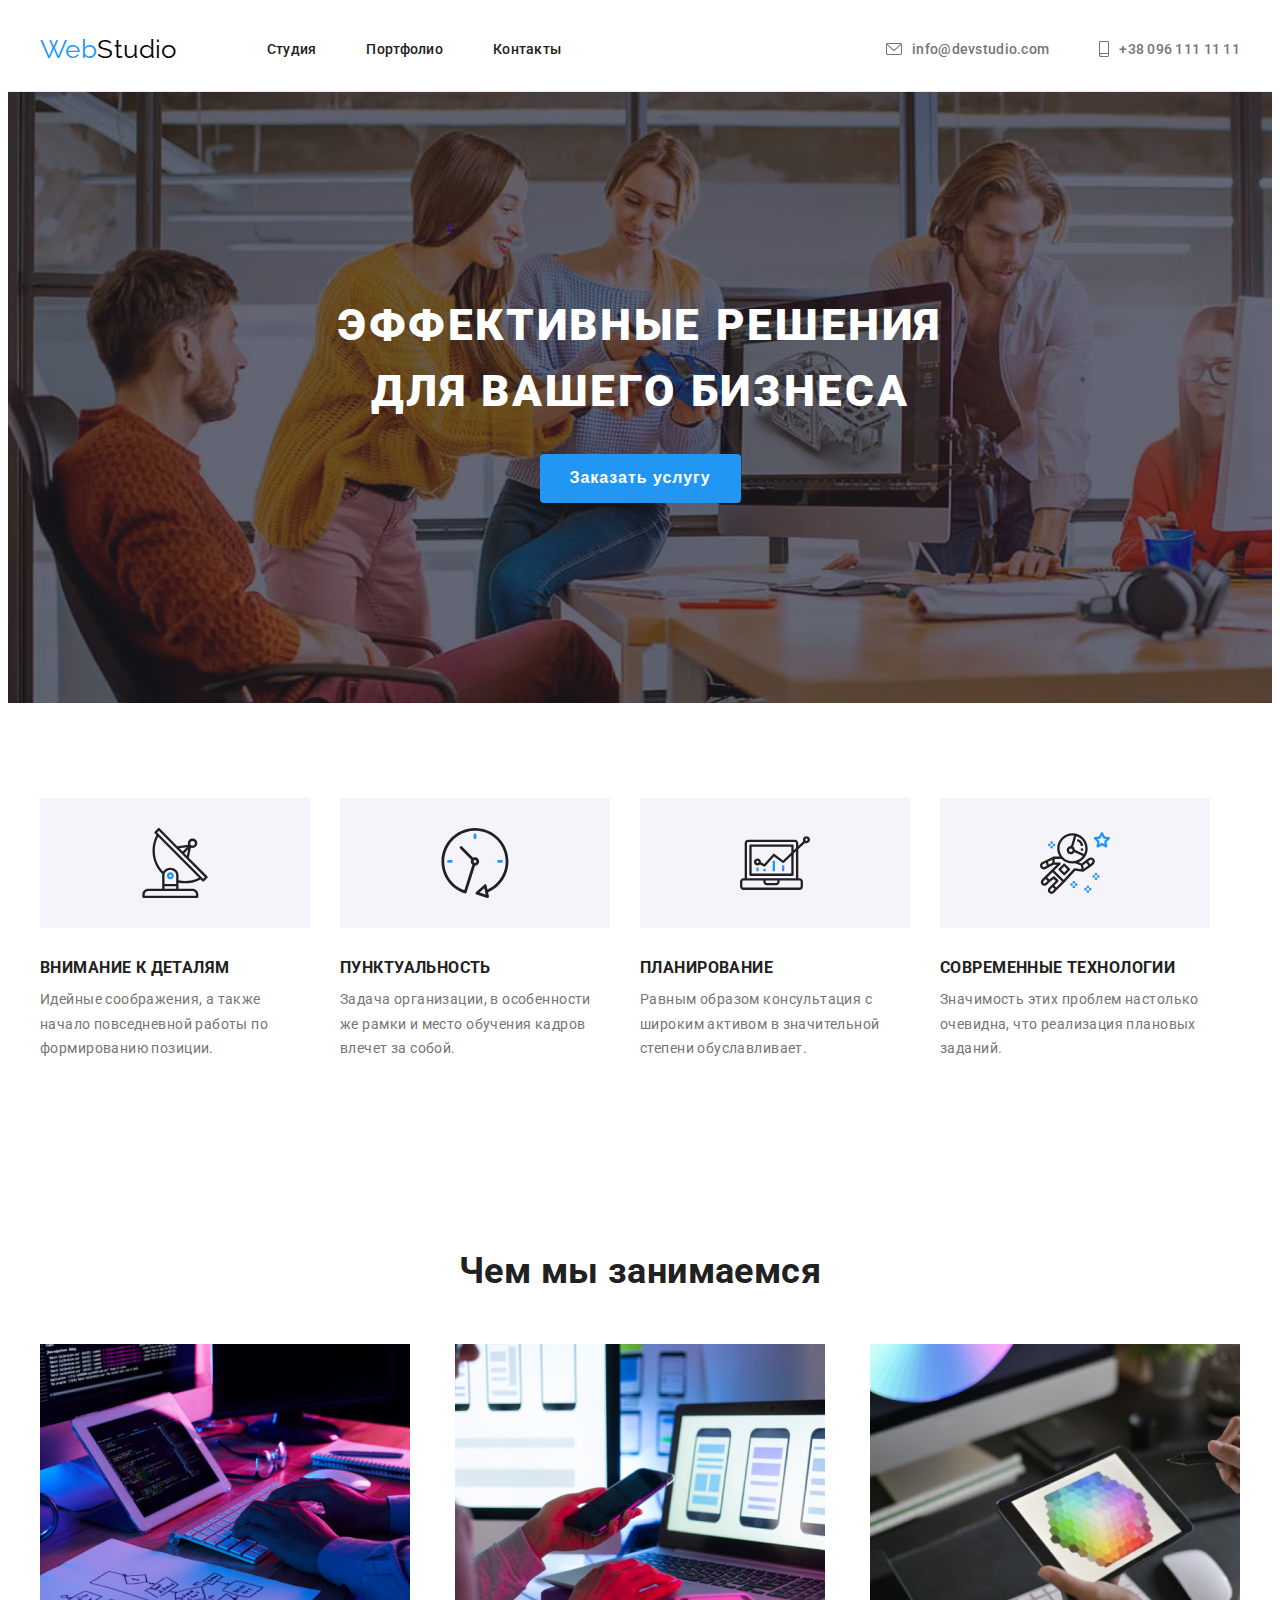
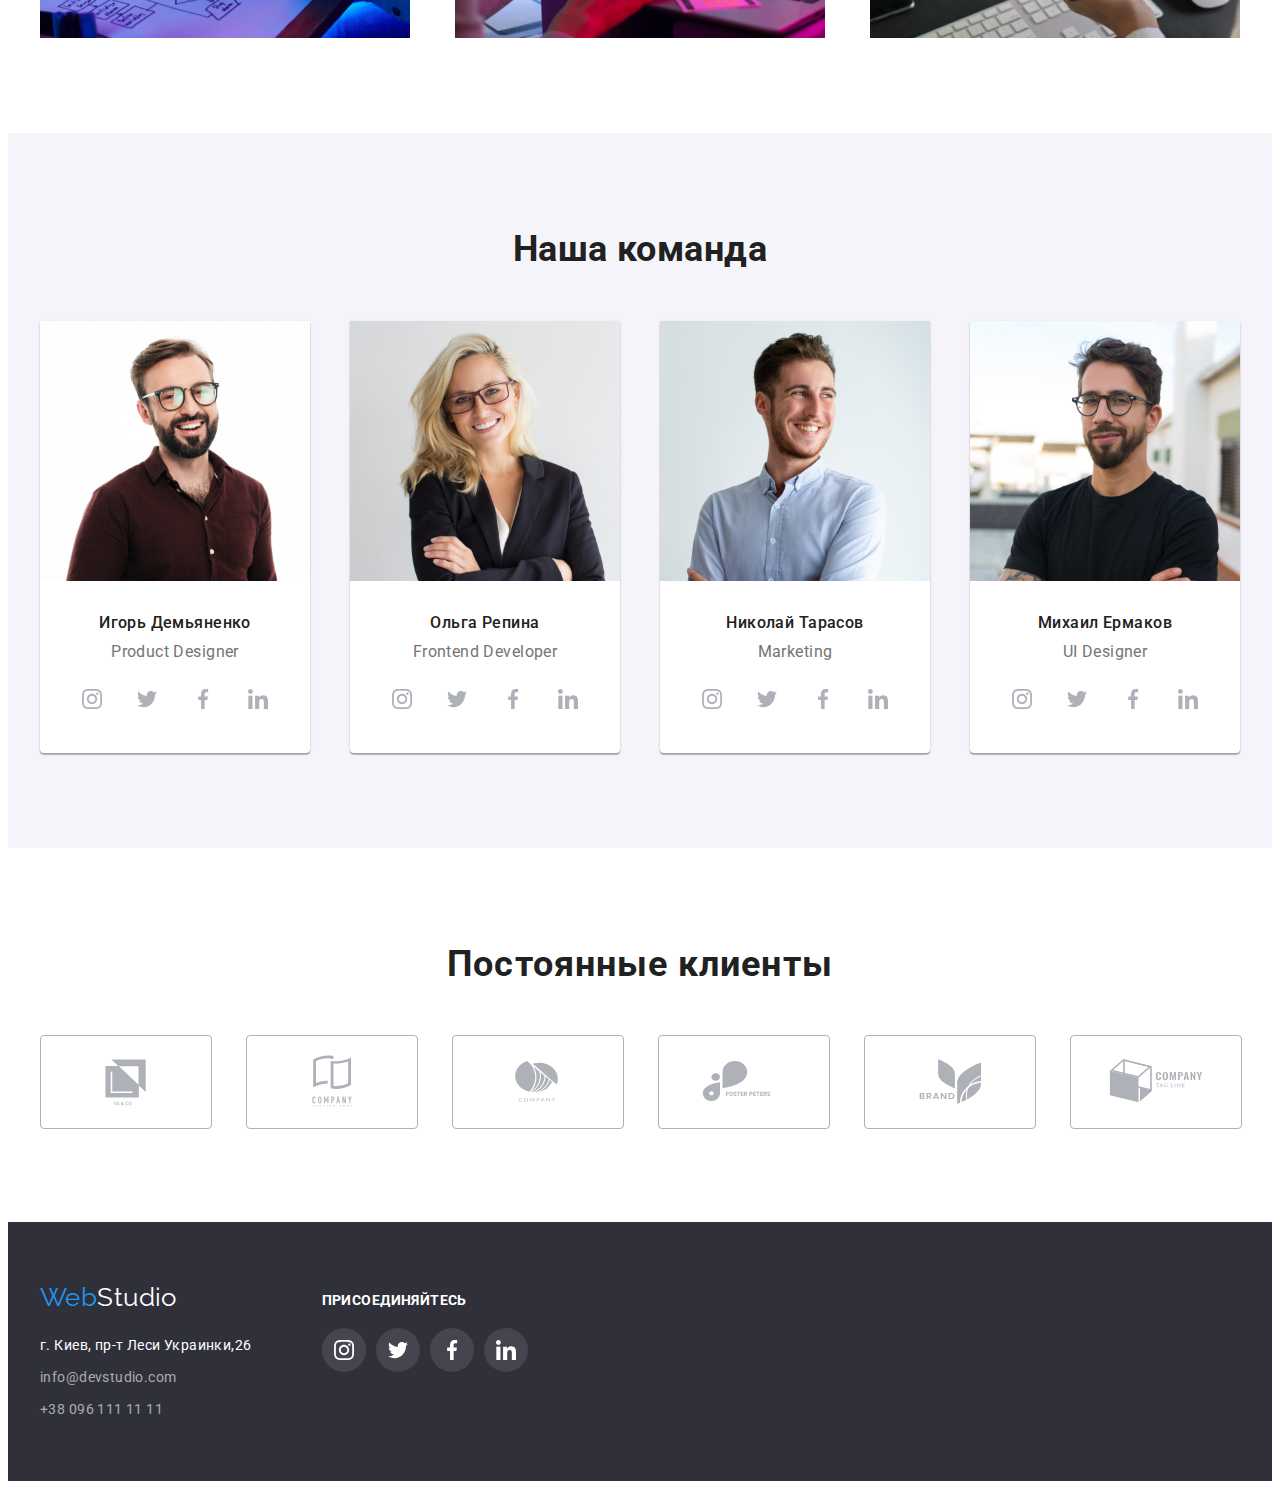
<file: index.html>
<!DOCTYPE html>
<html lang="ru">
  <head>
    <meta charset="UTF-8" />
    <meta http-equiv="X-UA-Compatible" content="IE=edge" />
    <meta name="viewport" content="width=device-width, initial-scale=1.0" />
    <title>WebStudio</title>
    <link
      rel="stylesheet"
      href="https://cdnjs.cloudflare.com/ajax/libs/modern-normalize/1.1.0/modern-normalize.min.css"
      integrity="sha512-wpPYUAdjBVSE4KJnH1VR1HeZfpl1ub8YT/NKx4PuQ5NmX2tKuGu6U/JRp5y+Y8XG2tV+wKQpNHVUX03MfMFn9Q=="
      crossorigin="anonymous"
      referrerpolicy="no-referrer"
    />
    <link rel="stylesheet" href="./css/main.css" />
    <link
      href="https://fonts.googleapis.com/css2?family=Raleway:wght@700&family=Roboto:wght@400;500;700;900&display=swap"
      rel="stylesheet"
    />
  </head>

  <body>
    <header class="header">
      <div class="container cont_header">
        <a class="logo" href="./index.html"><span>Web</span>Studio</a>
        <nav class="nav">
          <ul class="nav_item">
            <li class="nav_list">
              <a class="nav_link" href="./index.html">Студия</a>
            </li>
            <li class="nav_list">
              <a class="nav_link" href="./portfolio.html">Портфолио</a>
            </li>
            <li class="nav_list"><a class="nav_link" href="#">Контакты</a></li>
          </ul>
        </nav>
        <ul class="social_item">
          <li class="social_list">
            <a class="nav_social" href="mailto:info@devstudio.com">
              <svg class="svg_mail mail" width="20" height="12">
                <use href="./img/ikon/symbol-defs.svg#icon-envelope"></use>
              </svg>
              info@devstudio.com
            </a>
          </li>
          <li class="social_list">
            <a class="nav_social" href="tel:+380961111111">
              <svg class="svg_pfone mail" width="10" height="16">
                <use href="./img/ikon/symbol-defs.svg#icon-smartphone"></use>
              </svg>
              +38 096 111 11 11
            </a>
          </li>
        </ul>
      </div>
    </header>
    <main>
      <section class="hero">
        <div class="container">
          <h1 class="hero_title">
            Эффективные решения<br />
            для вашего бизнеса
          </h1>
          <button class="btn" type="button">Заказать услугу</button>
        </div>
      </section>

      <section class="section">
        <div class="container">
          <ul class="section_item">
            <li class="section_list">
              <div class="section_svg">
                <svg class="section_icon">
                  <use href="./img/ikon/symbol-defs.svg#icon-antenna-1"></use>
                </svg>
              </div>
              <h3 class="list_title sputnik">Внимание к деталям</h3>
              <p class="list_text">
                Идейные соображения, а также начало повседневной работы по
                формированию позиции.
              </p>
            </li>
            <li class="section_list">
              <div class="section_svg">
                <svg class="section_icon">
                  <use href="./img/ikon/symbol-defs.svg#icon-clock-1"></use>
                </svg>
              </div>
              <h3 class="list_title clock">Пунктуальность</h3>
              <p class="list_text">
                Задача организации, в особенности же рамки и место обучения
                кадров влечет за собой.
              </p>
            </li>
            <li class="section_list">
              <div class="section_svg">
                <svg class="section_icon">
                  <use href="./img/ikon/symbol-defs.svg#icon-diagram-1"></use>
                </svg>
              </div>
              <h3 class="list_title diagram">Планирование</h3>
              <p class="list_text">
                Равным образом консультация с широким активом в значительной
                степени обуславливает.
              </p>
            </li>
            <li class="section_list">
              <div class="section_svg">
                <svg class="section_icon">
                  <use href="./img/ikon/symbol-defs.svg#icon-astronaut-1"></use>
                </svg>
              </div>
              <h3 class="list_title astronaut">Современные технологии</h3>
              <p class="list_text">
                Значимость этих проблем настолько очевидна, что реализация
                плановых заданий.
              </p>
            </li>
          </ul>
        </div>
      </section>

      <section class="work">
        <div class="container">
          <h2 class="title">Чем мы занимаемся</h2>
          <ul class="work_item">
            <li class="work_list">
              <a class="work_link" href="#"
                ><img
                  class="work_img"
                  src="./img/box1.png"
                  width="370"
                  alt="программирование"
              /></a>
            </li>
            <li class="work_list">
              <a class="work_link" href="#"
                ><img
                  class="work_img"
                  src="./img/box2.png"
                  width="370"
                  alt="тестировщик"
              /></a>
            </li>
            <li class="work_list">
              <a class="work_link" href="#"
                ><img
                  class="work_img"
                  src="./img/box3.png"
                  width="370"
                  alt="вебдизайнер"
              /></a>
            </li>
          </ul>
        </div>
      </section>

      <section class="team">
        <div class="container">
          <h2 class="title">Наша команда</h2>
          <ul class="team_item">
            <li class="team-list">
              <img
                class="team_foto"
                src="./img/foto.jpg"
                width="270"
                alt="Игорь Демьяненко"
              />
              <div class="team_name">
                <h4 class="team_title">Игорь Демьяненко</h4>
                <p class="team_text">Product Designer</p>
                <ul class="team_social_item">
                  <li>
                    <a class="team_social_link" href="">
                      <svg class="team_social_svg">
                        <use
                          href=" ./img/ikon/symbol-defs.svg#icon-instagram-2"
                        ></use>
                      </svg>
                    </a>
                  </li>
                  <li>
                    <a class="team_social_link" href="">
                      <svg class="team_social_svg">
                        <use
                          href="./img/ikon/symbol-defs.svg#icon-twitter-1"
                        ></use>
                      </svg>
                    </a>
                  </li>
                  <li>
                    <a class="team_social_link" href="">
                      <svg class="team_social_svg">
                        <use
                          href="./img/ikon/symbol-defs.svg#icon-facebook-1"
                        ></use>
                      </svg>
                    </a>
                  </li>
                  <li>
                    <a class="team_social_link" href="">
                      <svg class="team_social_svg">
                        <use
                          href="./img/ikon/symbol-defs.svg#icon-linkedin-1"
                        ></use>
                      </svg>
                    </a>
                  </li>
                </ul>
              </div>
            </li>
            <li class="team-list">
              <img
                class="team_foto"
                src="./img/foto1.jpg"
                width="270"
                alt="Ольга Репина"
              />
              <div class="team_name">
                <h4 class="team_title">Ольга Репина</h4>
                <p class="team_text">Frontend Developer</p>
                <ul class="team_social_item">
                  <li>
                    <a class="team_social_link" href="">
                      <svg class="team_social_svg">
                        <use
                          href=" ./img/ikon/symbol-defs.svg#icon-instagram-2"
                        ></use>
                      </svg>
                    </a>
                  </li>
                  <li>
                    <a class="team_social_link" href="">
                      <svg class="team_social_svg">
                        <use
                          href="./img/ikon/symbol-defs.svg#icon-twitter-1"
                        ></use>
                      </svg>
                    </a>
                  </li>
                  <li>
                    <a class="team_social_link" href="">
                      <svg class="team_social_svg">
                        <use
                          href="./img/ikon/symbol-defs.svg#icon-facebook-1"
                        ></use>
                      </svg>
                    </a>
                  </li>
                  <li>
                    <a class="team_social_link" href="">
                      <svg class="team_social_svg">
                        <use
                          href="./img/ikon/symbol-defs.svg#icon-linkedin-1"
                        ></use>
                      </svg>
                    </a>
                  </li>
                </ul>
              </div>
            </li>
            <li class="team-list">
              <img
                class="team_foto"
                src="./img/foto2.jpg"
                width="270"
                alt="Николай Тарасов"
              />
              <div class="team_name">
                <h4 class="team_title">Николай Тарасов</h4>
                <p class="team_text">Marketing</p>
                <ul class="team_social_item">
                  <li>
                    <a class="team_social_link" href="">
                      <svg class="team_social_svg">
                        <use
                          href=" ./img/ikon/symbol-defs.svg#icon-instagram-2"
                        ></use>
                      </svg>
                    </a>
                  </li>
                  <li>
                    <a class="team_social_link" href="">
                      <svg class="team_social_svg">
                        <use
                          href="./img/ikon/symbol-defs.svg#icon-twitter-1"
                        ></use>
                      </svg>
                    </a>
                  </li>
                  <li>
                    <a class="team_social_link" href="">
                      <svg class="team_social_svg">
                        <use
                          href="./img/ikon/symbol-defs.svg#icon-facebook-1"
                        ></use>
                      </svg>
                    </a>
                  </li>
                  <li>
                    <a class="team_social_link" href="">
                      <svg class="team_social_svg">
                        <use
                          href="./img/ikon/symbol-defs.svg#icon-linkedin-1"
                        ></use>
                      </svg>
                    </a>
                  </li>
                </ul>
              </div>
            </li>
            <li class="team-list">
              <img
                class="team_foto"
                src="./img/foto3.jpg"
                width="270"
                alt="Михаил Ермаков"
              />
              <div class="team_name">
                <h4 class="team_title">Михаил Ермаков</h4>
                <p class="team_text">UI Designer</p>
                <ul class="team_social_item">
                  <li>
                    <a class="team_social_link" href="">
                      <svg class="team_social_svg">
                        <use
                          href=" ./img/ikon/symbol-defs.svg#icon-instagram-2"
                        ></use>
                      </svg>
                    </a>
                  </li>
                  <li>
                    <a class="team_social_link" href="">
                      <svg class="team_social_svg">
                        <use
                          href="./img/ikon/symbol-defs.svg#icon-twitter-1"
                        ></use>
                      </svg>
                    </a>
                  </li>
                  <li>
                    <a class="team_social_link" href="">
                      <svg class="team_social_svg">
                        <use
                          href="./img/ikon/symbol-defs.svg#icon-facebook-1"
                        ></use>
                      </svg>
                    </a>
                  </li>
                  <li>
                    <a class="team_social_link" href="">
                      <svg class="team_social_svg">
                        <use
                          href="./img/ikon/symbol-defs.svg#icon-linkedin-1"
                        ></use>
                      </svg>
                    </a>
                  </li>
                </ul>
              </div>
            </li>
          </ul>
        </div>
      </section>

      <section class="our_clients">
        <div class="container">
          <h2 class="clients_title">Постоянные клиенты</h2>
          <ul class="clients_item">
            <li class="clients_list">
              <a href="" class="clients_link">
                <svg class="clients_svg">
                  <use href="./img/ikon/symbol-defs.svg#icon-Logo "></use>
                </svg>
              </a>
            </li>
            <li class="clients_list">
              <a href="" class="clients_link">
                <svg class="clients_svg">
                  <use href="./img/ikon/symbol-defs.svg#icon-Logo-1 "></use>
                </svg>
              </a>
            </li>
            <li class="clients_list">
              <a href="" class="clients_link">
                <svg class="clients_svg">
                  <use href="./img/ikon/symbol-defs.svg#icon-Logo-2 "></use>
                </svg>
              </a>
            </li>
            <li class="clients_list">
              <a href="" class="clients_link">
                <svg class="clients_svg">
                  <use href="./img/ikon/symbol-defs.svg#icon-Logo-3 "></use>
                </svg>
              </a>
            </li>
            <li class="clients_list">
              <a href="" class="clients_link">
                <svg class="clients_svg">
                  <use href="./img/ikon/symbol-defs.svg#icon-Logo-4 "></use>
                </svg>
              </a>
            </li>
            <li class="clients_list">
              <a href="" class="clients_link">
                <svg class="clients_svg">
                  <use href="./img/ikon/symbol-defs.svg#icon-Logo-5 "></use>
                </svg>
              </a>
            </li>
          </ul>
        </div>
      </section>
    </main>
    <footer class="footer">
      <div class="container cont_footer">
        <div class="cont_logo">
          <a class="logo logo_footer" href="./index.html"
            ><span>Web</span>Studio</a
          >
          <ul class="footer_item">
            <li class="footer_list">
              <a
                class="footer_link address"
                href="https://goo.gl/maps/3sU8mDPFitvUFRrp6  "
                >г. Киев, пр-т Леси Украинки,26</a
              >
            </li>
            <li class="footer_list">
              <a class="footer_link" href="mailto:info@devstudio.com"
                >info@devstudio.com</a
              >
            </li>
            <li class="footer_list">
              <a class="footer_link" href="tel:+380961111111"
                >+38 096 111 11 11</a
              >
            </li>
          </ul>
        </div>
        <div class="footer_sociale">
          <h4 class="footer_sociale_title">присоединяйтесь</h4>
          <ul class="footer_sociale_item">
            <li class="footer_sociale_list">
              <a class="footer_sociale_link" href="">
                <svg class="footer_svg">
                  <use href="./img/ikon/symbol-defs.svg#icon-instagram-2"></use>
                </svg>
              </a>
            </li>
            <li class="footer_sociale_list">
              <a class="footer_sociale_link" href="">
                <svg class="footer_svg">
                  <use href="./img/ikon/symbol-defs.svg#icon-twitter-1"></use>
                </svg>
              </a>
            </li>
            <li class="footer_sociale_list">
              <a class="footer_sociale_link" href="">
                <svg class="footer_svg">
                  <use href="./img/ikon/symbol-defs.svg#icon-facebook-1"></use>
                </svg>
              </a>
            </li>
            <li class="footer_sociale_list">
              <a class="footer_sociale_link" href="">
                <svg class="footer_svg">
                  <use href="./img/ikon/symbol-defs.svg#icon-linkedin-1"></use>
                </svg>
              </a>
            </li>
          </ul>
        </div>
      </div>
    </footer>
  </body>
</html>
</file>
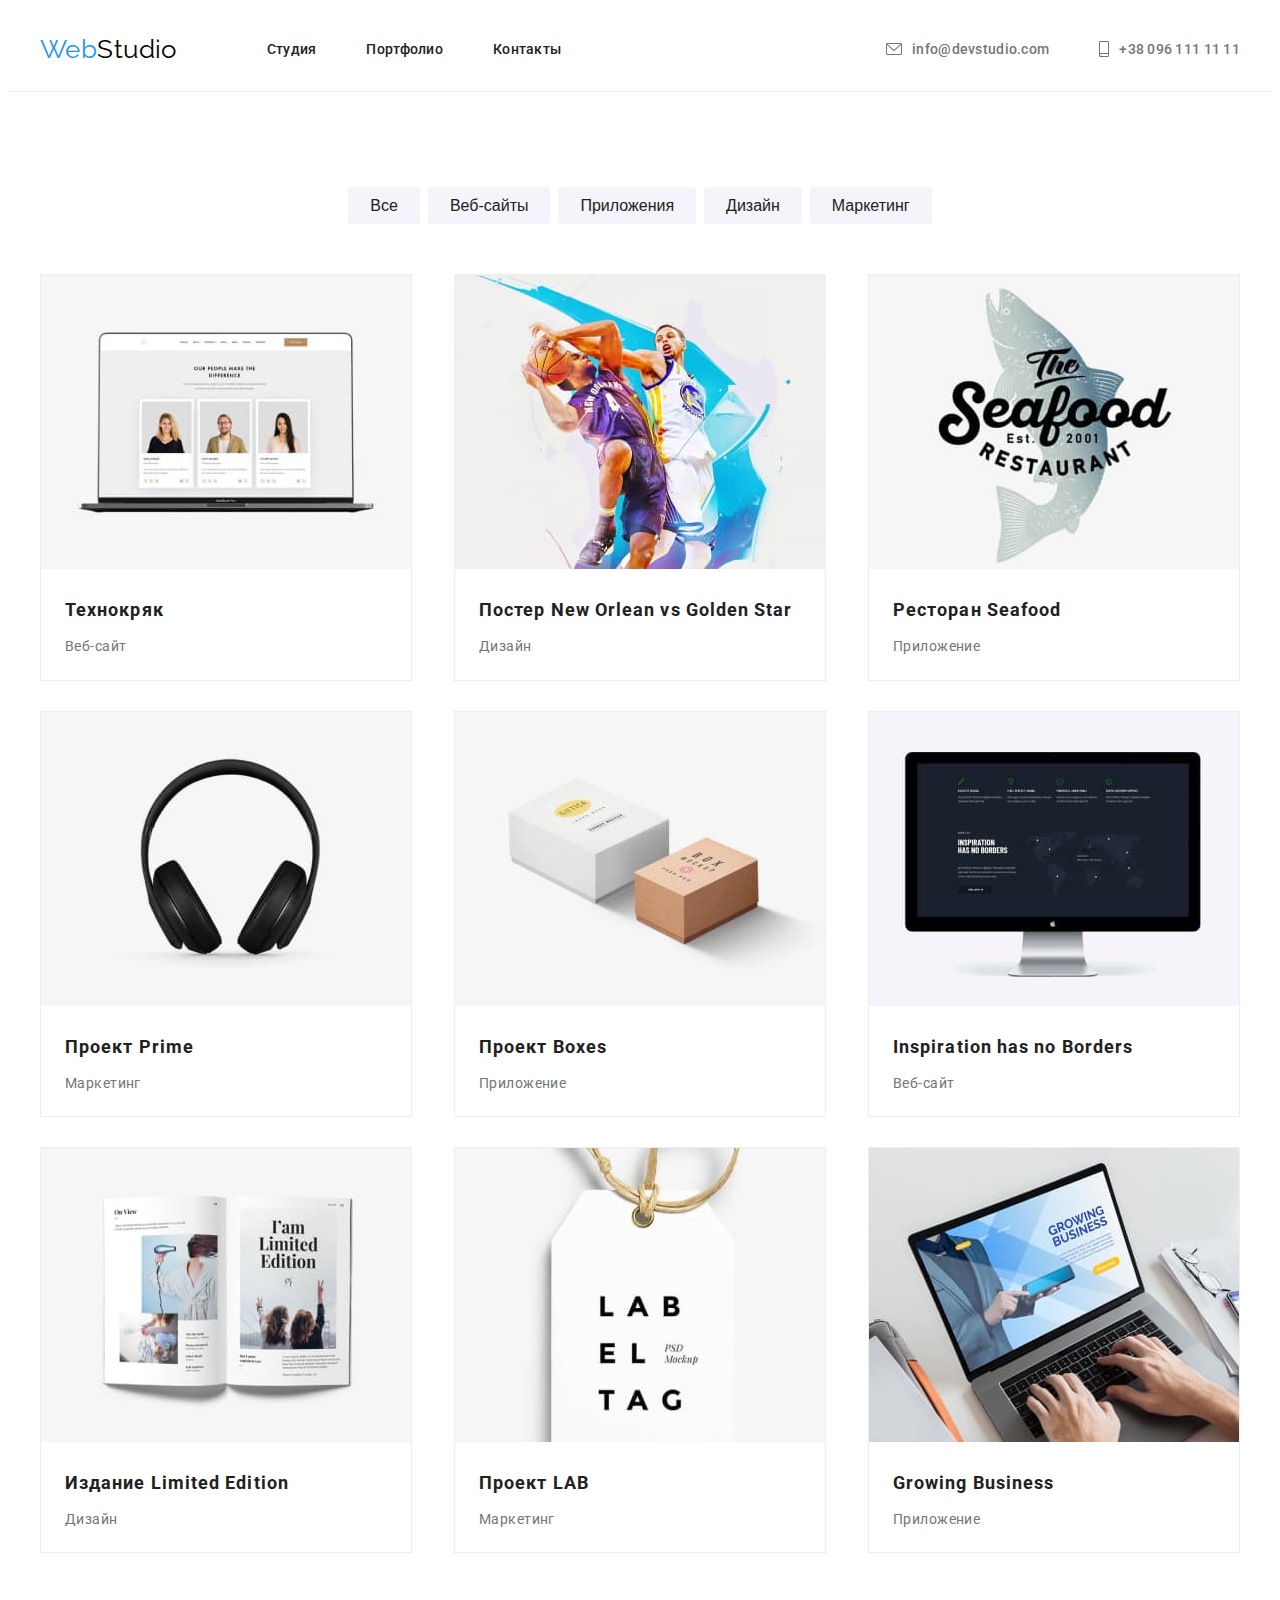
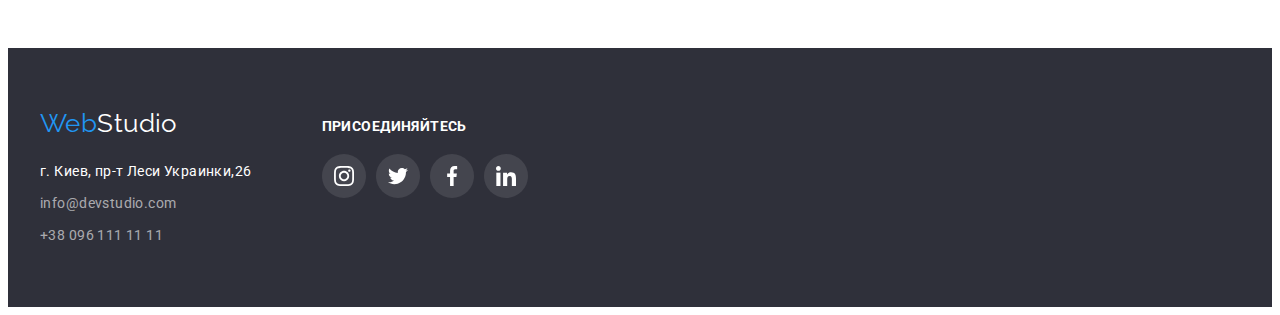
<file: portfolio.html>
<!DOCTYPE html>
<html lang="ru">
  <head>
    <meta charset="UTF-8" />
    <meta http-equiv="X-UA-Compatible" content="IE=edge" />
    <meta name="viewport" content="width=device-width, initial-scale=1.0" />
    <title>WebStudio</title>
    <link
      rel="stylesheet"
      href="https://cdnjs.cloudflare.com/ajax/libs/modern-normalize/1.1.0/modern-normalize.min.css"
      integrity="sha512-wpPYUAdjBVSE4KJnH1VR1HeZfpl1ub8YT/NKx4PuQ5NmX2tKuGu6U/JRp5y+Y8XG2tV+wKQpNHVUX03MfMFn9Q=="
      crossorigin="anonymous"
      referrerpolicy="no-referrer"
    />
    <link rel="stylesheet" href="./css/main.css" />
    <link
      href="https://fonts.googleapis.com/css2?family=Raleway:wght@700&family=Roboto:wght@400;500;700;900&display=swap"
      rel="stylesheet"
    />
  </head>

  <body>
    <header class="header">
      <div class="container cont_header">
        <a class="logo" href="./index.html"><span>Web</span>Studio</a>
        <nav class="nav">
          <ul class="nav_item">
            <li class="nav_list">
              <a class="nav_link" href="./index.html">Студия</a>
            </li>
            <li class="nav_list">
              <a class="nav_link" href="./portfolio.html">Портфолио</a>
            </li>
            <li class="nav_list"><a class="nav_link" href="#">Контакты</a></li>
          </ul>
        </nav>
        <ul class="social_item">
          <li class="social_list">
            <a class="nav_social" href="mailto:info@devstudio.com">
              <svg class="svg_mail mail" width="20" height="12">
                <use href="./img/ikon/symbol-defs.svg#icon-envelope"></use>
              </svg>
              info@devstudio.com
            </a>
          </li>
          <li class="social_list">
            <a class="nav_social" href="tel:+380961111111">
              <svg class="svg_pfone mail" width="10" height="16">
                <use href="./img/ikon/symbol-defs.svg#icon-smartphone"></use>
              </svg>
              +38 096 111 11 11
            </a>
          </li>
        </ul>
      </div>
    </header>
    <main class="portfolio">
      <div class="container cont_portfolio">
        <h1 style="display: none">Портфолио</h1>
        <ul class="portfolio_nav">
          <li class="portfolio_nav_list">
            <button type="button" class="portfolio_nav_btn">Все</button>
          </li>
          <li class="portfolio_nav_list">
            <button type="button" class="portfolio_nav_btn">Веб-сайты</button>
          </li>
          <li class="portfolio_nav_list">
            <button class="portfolio_nav_btn" type="button">Приложения</button>
          </li>
          <li class="portfolio_nav_list">
            <button class="portfolio_nav_btn" type="button">Дизайн</button>
          </li>
          <li class="portfolio_nav_list">
            <button class="portfolio_nav_btn" type="button">Маркетинг</button>
          </li>
        </ul>
        <ul class="portfolio_item">
          <li class="portfolio_list">
            <a class="portfolio_link" href="">
              <img
                class="portfolio_img"
                src="./img/portfolio/img.jpg"
                width="370"
                alt=""
              />
              <div class="link_text">
                <h2 class="portfolpo_title text_in_card">Технокряк</h2>
                <p class="portfolio_text text_in_card">Веб-сайт</p>
              </div>
            </a>
          </li>
          <li class="portfolio_list">
            <a class="portfolio_link" href="#">
              <img
                class="portfolio_img"
                src="./img/portfolio/img-1.jpg"
                width="370"
                alt=""
              />
              <div class="link_text">
                <h2 class="portfolpo_title text_in_card">
                  Постер New Orlean vs Golden Star
                </h2>
                <p class="portfolio_text text_in_card">Дизайн</p>
              </div>
            </a>
          </li>
          <li class="portfolio_list">
            <a class="portfolio_link" href="#">
              <img
                class="portfolio_img"
                src="./img/portfolio/img-2.jpg"
                width="370"
                alt=""
              />
              <div class="link_text">
                <h2 class="portfolpo_title text_in_card">Ресторан Seafood</h2>
                <p class="portfolio_text text_in_card">Приложение</p>
              </div>
            </a>
          </li>
          <li class="portfolio_list">
            <a class="portfolio_link" href="#">
              <img
                class="portfolio_img"
                src="./img/portfolio/img-3.jpg"
                width="370"
                alt=""
              />
              <div class="link_text">
                <h2 class="portfolpo_title text_in_card">Проект Prime</h2>
                <p class="portfolio_text text_in_card">Маркетинг</p>
              </div>
            </a>
          </li>
          <li class="portfolio_list">
            <a class="portfolio_link" href="#">
              <img
                class="portfolio_img"
                src="./img/portfolio/img-4.jpg"
                width="370"
                alt=""
              />
              <div class="link_text">
                <h2 class="portfolpo_title text_in_card">Проект Boxes</h2>
                <p class="portfolio_text text_in_card">Приложение</p>
              </div>
            </a>
          </li>
          <li class="portfolio_list">
            <a class="portfolio_link" href="#">
              <img
                class="portfolio_img"
                src="./img/portfolio/img-5.jpg"
                width="370"
                alt=""
              />
              <div class="link_text">
                <h2 class="portfolpo_title text_in_card">
                  Inspiration has no Borders
                </h2>
                <p class="portfolio_text text_in_card">Веб-сайт</p>
              </div>
            </a>
          </li>
          <li class="portfolio_list">
            <a class="portfolio_link" href="">
              <img
                class="portfolio_img"
                src="./img/portfolio/img-6.jpg"
                width="370"
                alt=""
              />
              <div class="link_text">
                <h2 class="portfolpo_title text_in_card">
                  Издание Limited Edition
                </h2>
                <p class="portfolio_text text_in_card">Дизайн</p>
              </div>
            </a>
          </li>
          <li class="portfolio_list">
            <a class="portfolio_link" href="">
              <img
                class="portfolio_img"
                src="./img/portfolio/img-7.jpg"
                width="370"
                alt=""
              />
              <div class="link_text">
                <h2 class="portfolpo_title text_in_card">Проект LAB</h2>
                <p class="portfolio_text text_in_card">Маркетинг</p>
              </div>
            </a>
          </li>
          <li class="portfolio_list">
            <a class="portfolio_link" href="">
              <img
                class="portfolio_img"
                src="./img/portfolio/img-8.jpg"
                width="370"
                alt=""
              />
              <div class="link_text">
                <h2 class="portfolpo_title text_in_card">Growing Business</h2>
                <p class="portfolio_text text_in_card">Приложение</p>
              </div>
            </a>
          </li>
        </ul>
      </div>
    </main>
    <footer class="footer">
      <div class="container cont_footer">
        <div class="cont_logo">
          <a class="logo logo_footer" href="./index.html"
            ><span>Web</span>Studio</a
          >
          <ul class="footer_item">
            <li class="footer_list">
              <a
                class="footer_link address"
                href="https://goo.gl/maps/3sU8mDPFitvUFRrp6  "
                >г. Киев, пр-т Леси Украинки,26</a
              >
            </li>
            <li class="footer_list">
              <a class="footer_link" href="mailto:info@devstudio.com"
                >info@devstudio.com</a
              >
            </li>
            <li class="footer_list">
              <a class="footer_link" href="tel:+380961111111"
                >+38 096 111 11 11</a
              >
            </li>
          </ul>
        </div>
        <div class="footer_sociale">
          <h4 class="footer_sociale_title">присоединяйтесь</h4>
          <ul class="footer_sociale_item">
            <li class="footer_sociale_list">
              <a class="footer_sociale_link" href="">
                <svg class="footer_svg">
                  <use href="./img/ikon/symbol-defs.svg#icon-instagram-2"></use>
                </svg>
              </a>
            </li>
            <li class="footer_sociale_list">
              <a class="footer_sociale_link" href="">
                <svg class="footer_svg">
                  <use href="./img/ikon/symbol-defs.svg#icon-twitter-1"></use>
                </svg>
              </a>
            </li>
            <li class="footer_sociale_list">
              <a class="footer_sociale_link" href="">
                <svg class="footer_svg">
                  <use href="./img/ikon/symbol-defs.svg#icon-facebook-1"></use>
                </svg>
              </a>
            </li>
            <li class="footer_sociale_list">
              <a class="footer_sociale_link" href="">
                <svg class="footer_svg">
                  <use href="./img/ikon/symbol-defs.svg#icon-linkedin-1"></use>
                </svg>
              </a>
            </li>
          </ul>
        </div>
      </div>
    </footer>
  </body>
</html>
</file>
<file: css/main.css>
:root {
  --color_btn_hover: #2196f3;
  --color_title: #212121;
  --color_grey: #757575;
  --color_white: #ffffff;
  --color_logo: #000000;
  --background-hero_footer: #2f303a;
  --portfolio_btn: #f5f4fa;
  --btn_hero: #188ce8;
}
body {
  font-family: "Roboto", sans-serif;
  font-size: 14px;
  letter-spacing: 0.03em;
  color: var(--color_title);
}
a,
h1,
h2,
h3,
h4,
ul,
li,
p {
  text-decoration: none;
  list-style: none;
  padding: 0;
  margin: 0;
}

.container {
  width: 1200px;
  margin: 0 auto;
  padding: 0px 15px;
}

/*HEADER*/

.header {
  border-bottom: 1px solid #ececec;
  padding: 25px 0px;
}
.cont_header {
  display: flex;
  align-items: center;
}

.logo {
  font-family: "Raleway", sans-serif;
  font-size: 26px;
  line-height: 1.2;
  color: var(--color_logo);
}
span {
  color: var(--color_btn_hover);
}
.nav {
  margin-left: 90px;
}
.nav_item {
  display: flex;
}
.nav_list:not(:last-child) {
  margin-right: 50px;
}
.nav_link {
  font-weight: 500;
  line-height: 1.2;
  letter-spacing: 0.02em;
  color: var(--color_title);
  display: inline-block;
  padding: 8px 0px;
}
.social_item {
  display: flex;
  margin-left: auto;
}
.social_list:not(:last-child) {
  margin-right: 50px;
}
.nav_social {
  font-weight: 500;
  line-height: 1.2;
  letter-spacing: 0.02em;
  color: var(--color_grey);
  padding: 8px 0px;
  display: flex;
  align-items: center;
  fill: var(--color_grey);
}
.mail {
  margin-right: 10px;
}
.nav_link:hover,
.nav_social:hover {
  fill: var(--color_btn_hover);
  color: var(--color_btn_hover);
}
.nav_link:focus,
.nav_social:focus {
  fill: var(--color_btn_hover);
  color: var(--color_btn_hover);
}

/*hero*/

.hero {
  max-width: 1600px;
  margin: 0 auto;
  padding: 200px 15px;
  background: linear-gradient(
      to left,
      rgba(47, 48, 58, 0.4),
      rgba(47, 48, 58, 0.4)
    ),
    url(../img/img-min.jpg), center, no-repeat;
  background-size: cover;
  background-color: #000000;
}
.hero_title {
  font-weight: 900;
  font-size: 44px;
  line-height: 1.5;
  text-align: center;
  letter-spacing: 0.06em;
  text-transform: uppercase;
  color: var(--color_white);
  margin-bottom: 30px;
}
.btn {
  background-color: var(--color_btn_hover);
  font-weight: bold;
  font-size: 16px;
  line-height: 1.8;
  letter-spacing: 0.06em;
  color: var(--color_white);
  cursor: pointer;
  padding: 10px 30px;
  border-radius: 4px;
  border: none;
  margin: auto;
  display: block;
}
.button:hover,
.button:focus {
  background-color: var(--btn_hero);
}
/*СЕКЦЫЯ-2*/

.section {
  padding: 95px 0px;
}
.section_item {
  display: flex;
}
.section_list {
  width: 270px;
}
.section_svg {
  width: 270px;
  height: 130px;
  background-color: #f5f4fa;
  display: flex;
  align-items: center;
  justify-content: center;
  margin-bottom: 30px;
}
.section_icon {
  width: 70px;
  height: 70px;
}
.section_list:not(:last-child) {
  margin-right: 30px;
}
.list_title {
  font-weight: bold;
  font-size: 14 px;
  line-height: 1.2;
  text-transform: uppercase;
  color: var(--color_title);
  margin-bottom: 10px;
}
.list_text {
  font-weight: normal;
  line-height: 1.74;
  color: var(--color_grey);
}
/*СЕКЦЫЯ-WORK*/

.work {
  padding: 95px 0px;
}
.title {
  font-weight: 700;
  font-size: 36px;
  line-height: 1.2;
  text-align: center;
  color: var(--color_title);
  margin-bottom: 50px;
}
.work_item {
  display: flex;
  justify-content: space-between;
}
.work_img {
  display: block;
}
/*СЕКЦЫЯ-TEAM*/

.team {
  padding: 95px 0px;
  background-color: #f5f4fa;
}
.team_item {
  display: flex;
  justify-content: space-between;
}
.team-list {
  background-color: #ffffff;
  box-shadow: 0px 1px 3px rgba(0, 0, 0, 0.12), 0px 1px 1px rgba(0, 0, 0, 0.14),
    0px 2px 1px rgba(0, 0, 0, 0.2);
  border-radius: 0px 0px 4px 4px;
}
.team_foto {
  display: block;
}
.team_name {
  padding: 32px 30px;
}
.team_title {
  font-weight: 500;
  font-size: 16px;
  line-height: 1.2;
  text-align: center;
  color: var(--color_title);
  margin-bottom: 10px;
}
.team_text {
  font-weight: normal;
  font-size: 16px;
  line-height: 1.2;
  text-align: center;
  color: var(--color_grey);
  margin-bottom: 16px;
}
.team_social_item {
  display: flex;
  justify-content: space-between;
}
.team_social_link {
  width: 44px;
  height: 44px;
  border-radius: 50%;
  display: flex;
  align-items: center;
  justify-content: center;
  fill: rgba(175, 177, 184, 1);
}
.team_social_svg {
  width: 20px;
  height: 20px;
}
.team_social_link:hover,
.team_social_link:focus {
  background-color: var(--color_btn_hover);
  fill: #ffffff;
}
/*============ CLIENTS=============== */
.our_clients {
  padding: 95px 0px;
}
.clients_title {
  font-style: normal;
  font-weight: 700;
  font-size: 36px;
  line-height: 42px;
  text-align: center;
  letter-spacing: 0.03em;
  margin-bottom: 50px;
}
.clients_item {
  display: flex;
  justify-content: space-between;
}
.clients_list {
  width: 170px;
  height: 92px;
}
.clients_link {
  width: 100%;
  height: 100%;
  border: 1px solid #afb1b8;
  border-radius: 4px;
  display: flex;
  align-items: center;
  justify-content: center;
  fill: #afb1b8;
}
.clients_svg {
  width: 105px;
  height: 60px;
}
.clients_link:hover,
.clients_link:focus {
  border: 1px solid #2196f3;
  fill: #2196f3;
}
/*FOOTER*/

.footer {
  background-color: var(--background-hero_footer);
  padding: 60px 0px;
}
.cont_footer {
  display: flex;
}
.cont_logo {
  margin-right: 70px;
}
.logo_footer {
  margin-bottom: 20px;
  display: block;
  color: #ffffff;
}
.footer_list:not(:last-child) {
  margin-bottom: 8px;
}
.footer_link {
  font-weight: 400;
  line-height: 24px;
  color: rgba(255, 255, 255, 0.6);
}
.footer_link.address {
  color: var(--color_white);
}
.footer_sociale_list:not(:last-child) {
  margin-right: 10px;
}
.footer_sociale {
  margin-top: 10px;
}
.footer_sociale_title {
  font-weight: 700;
  font-size: 14px;
  line-height: 16px;
  letter-spacing: 0.03em;
  text-transform: uppercase;
  color: #ffffff;
  margin-bottom: 20px;
}
.footer_sociale_item {
  display: flex;
}
.footer_sociale_link {
  width: 44px;
  height: 44px;
  border-radius: 50%;
  display: flex;
  align-items: center;
  justify-content: center;
  fill: #ffffff;
  background-color: #44454e;
}
.footer_svg {
  width: 20px;
  height: 20px;
}
.footer_sociale_link:hover,
.footer_sociale_link:focus {
  background-color: var(--color_btn_hover);
  fill: #ffffff;
}
/* PORTFOLIO*/

.portfoli {
  font-size: 16px;
}
.cont_portfolio {
  padding: 95px 15px;
}
.portfolio_nav {
  display: flex;
  justify-content: center;
  margin-bottom: 50px;
}
.portfolio_nav_list:not(:last-child) {
  margin-right: 8px;
}
.portfolio_nav_btn {
  font-size: 16px;
  font-weight: 500;
  line-height: 1.6;
  text-align: center;
  color: var(--color_title);
  background-color: var(--portfolio_btn);
  cursor: pointer;
  border-radius: 4px;
  border: none;
  padding: 6px 22px;
}
.portfolio_nav_btn:hover,
.portfolio_nav_btn:focus {
  color: var(--color_white);
  background-color: var(--color_btn_hover);
  box-shadow: 0px 3px 1px rgba(0, 0, 0, 0.1), 0px 1px 2px rgba(0, 0, 0, 0.08),
    0px 2px 2px rgba(0, 0, 0, 0.12);
}
.portfolio_item {
  display: flex;
  flex-wrap: wrap;
  justify-content: space-between;
}
.portfolio_list {
  margin-bottom: 30px;
  border: 1px solid #eeeeee;
}
.portfolio_list:nth-last-child(-n + 3) {
  margin-bottom: 0px;
}
.portfolio_link {
  display: block;
}
.portfolio_link:hover {
  box-shadow: 0px 1px 1px rgba(0, 0, 0, 0.12), 0px 4px 4px rgba(0, 0, 0, 0.06),
    1px 4px 6px rgba(0, 0, 0, 0.16);
}
.link_text {
  padding: 20px 24px;
}

.portfolpo_title {
  font-weight: 700;
  font-size: 18px;
  line-height: 2;
  letter-spacing: 0.06em;
  color: var(--color_title);
  margin-bottom: 5px;
}
.portfolio_text {
  font-weight: 400;
  line-height: 1.87;
  color: var(--color_grey);
}
</file>
